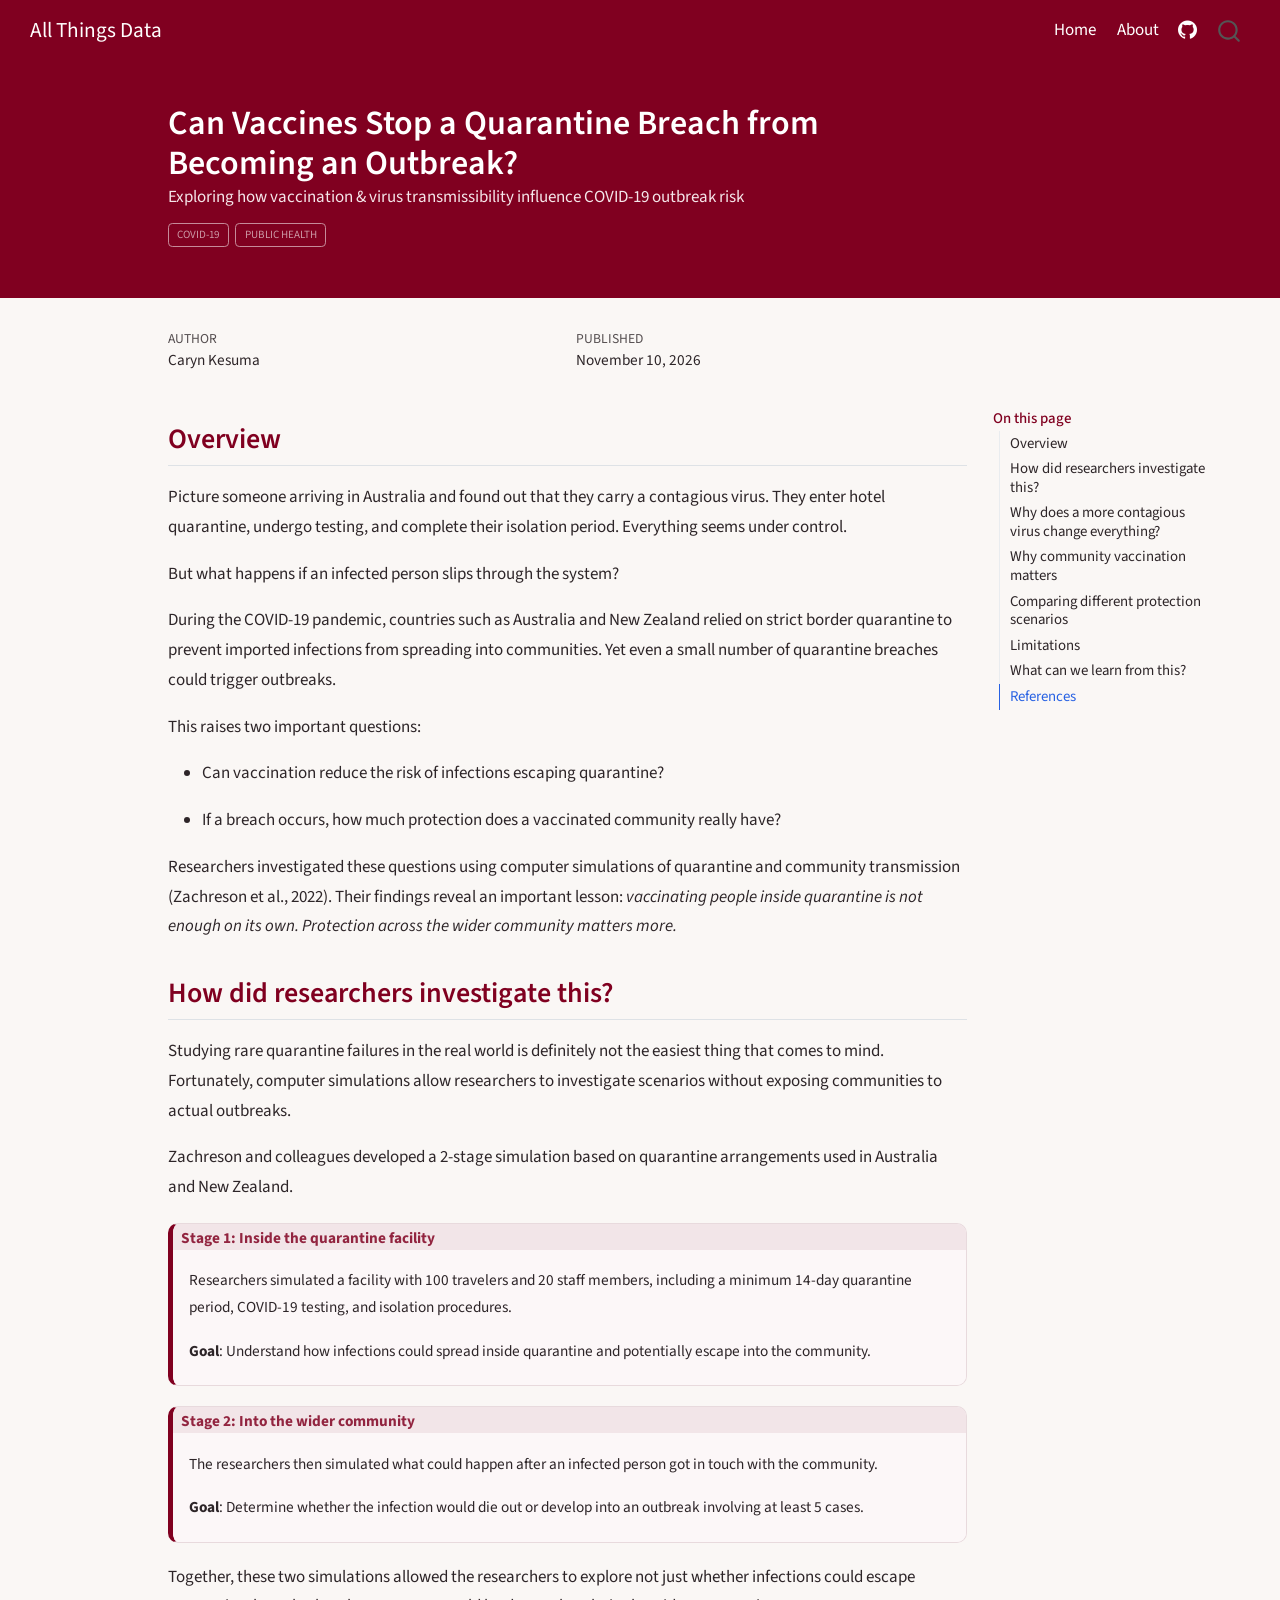
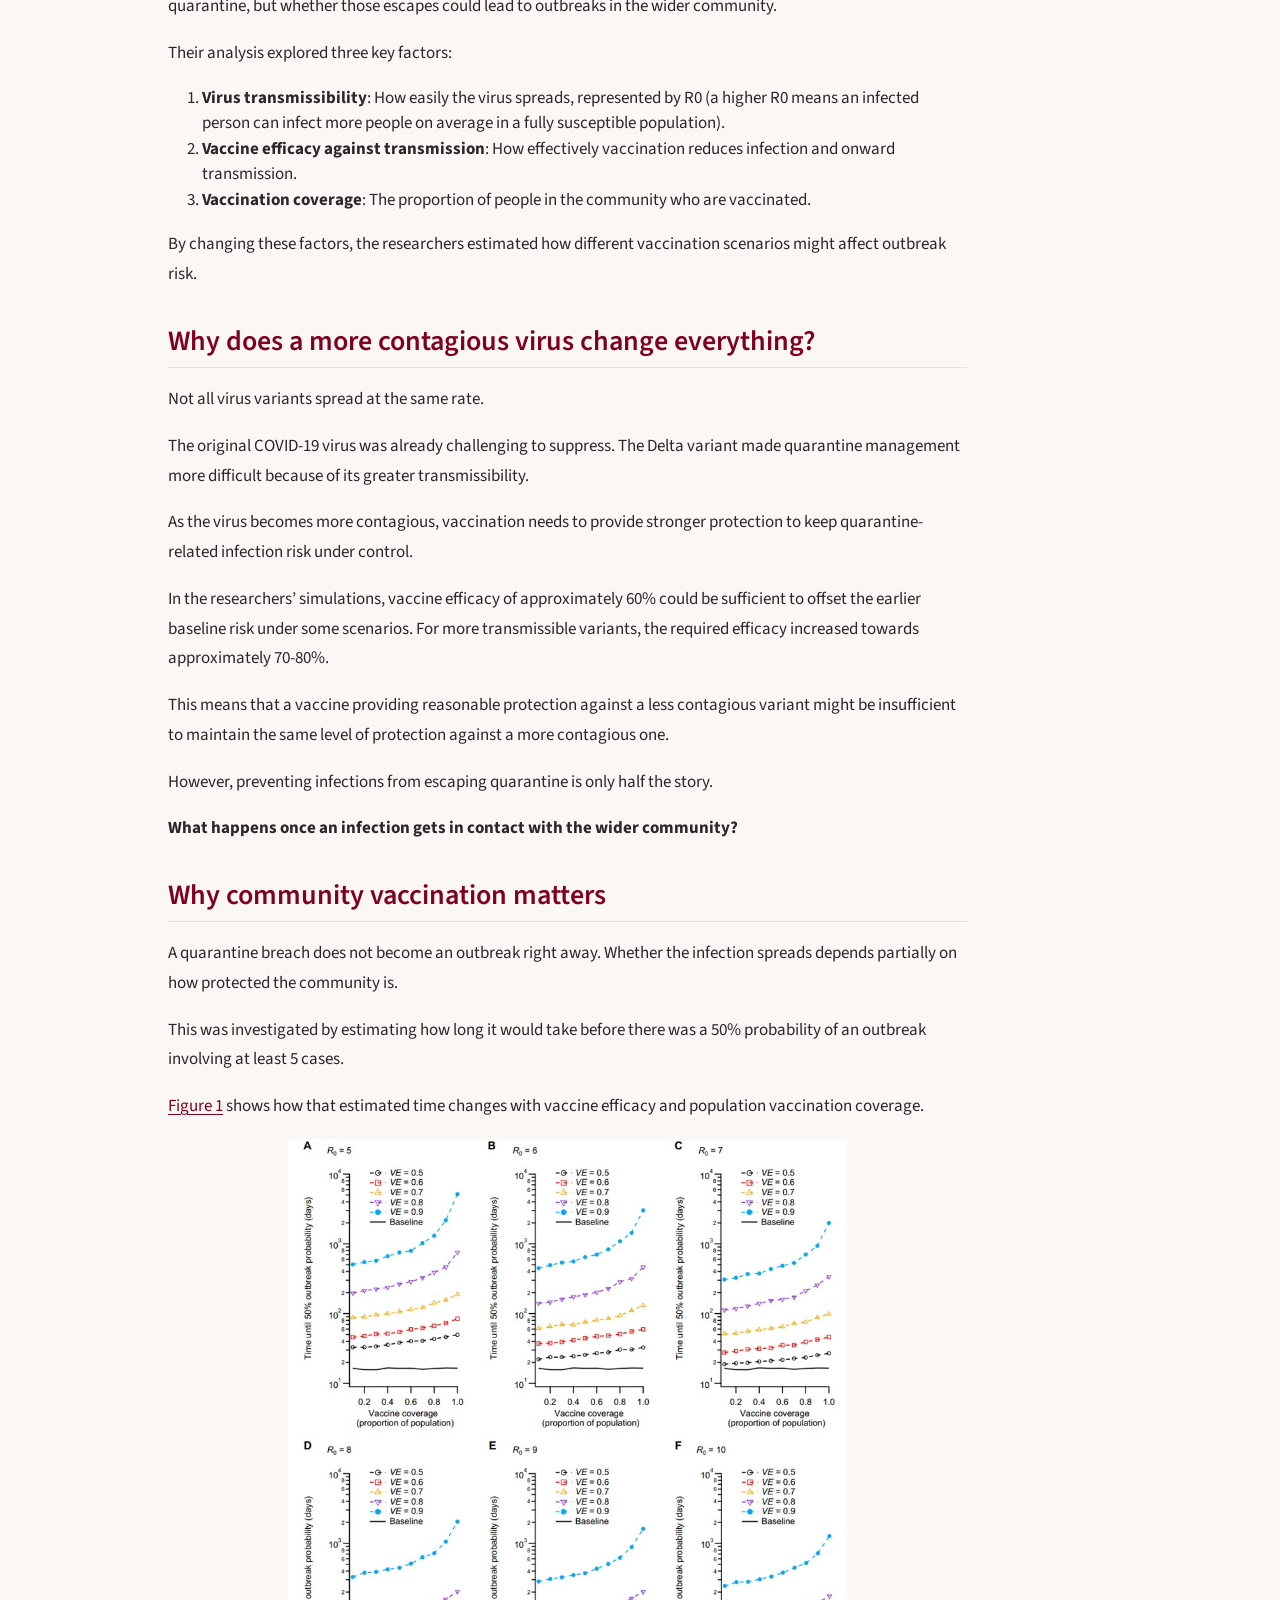
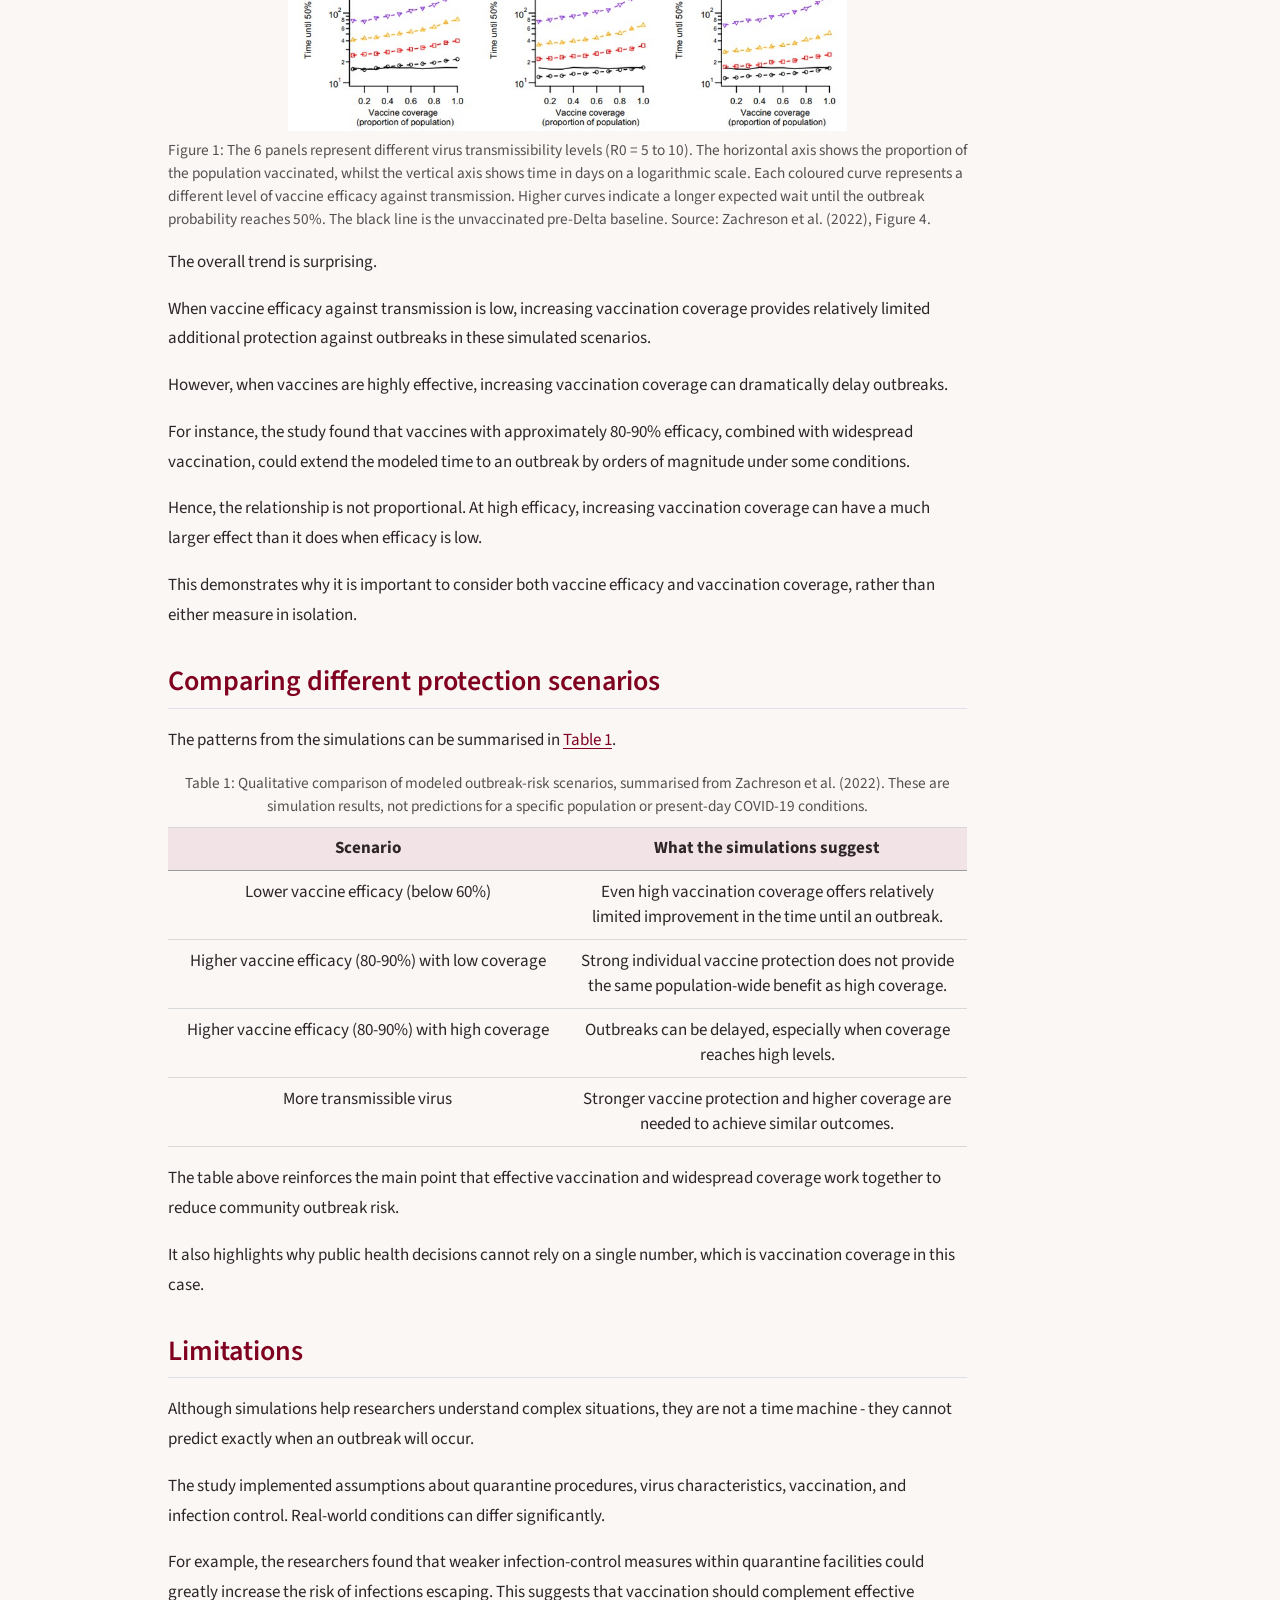
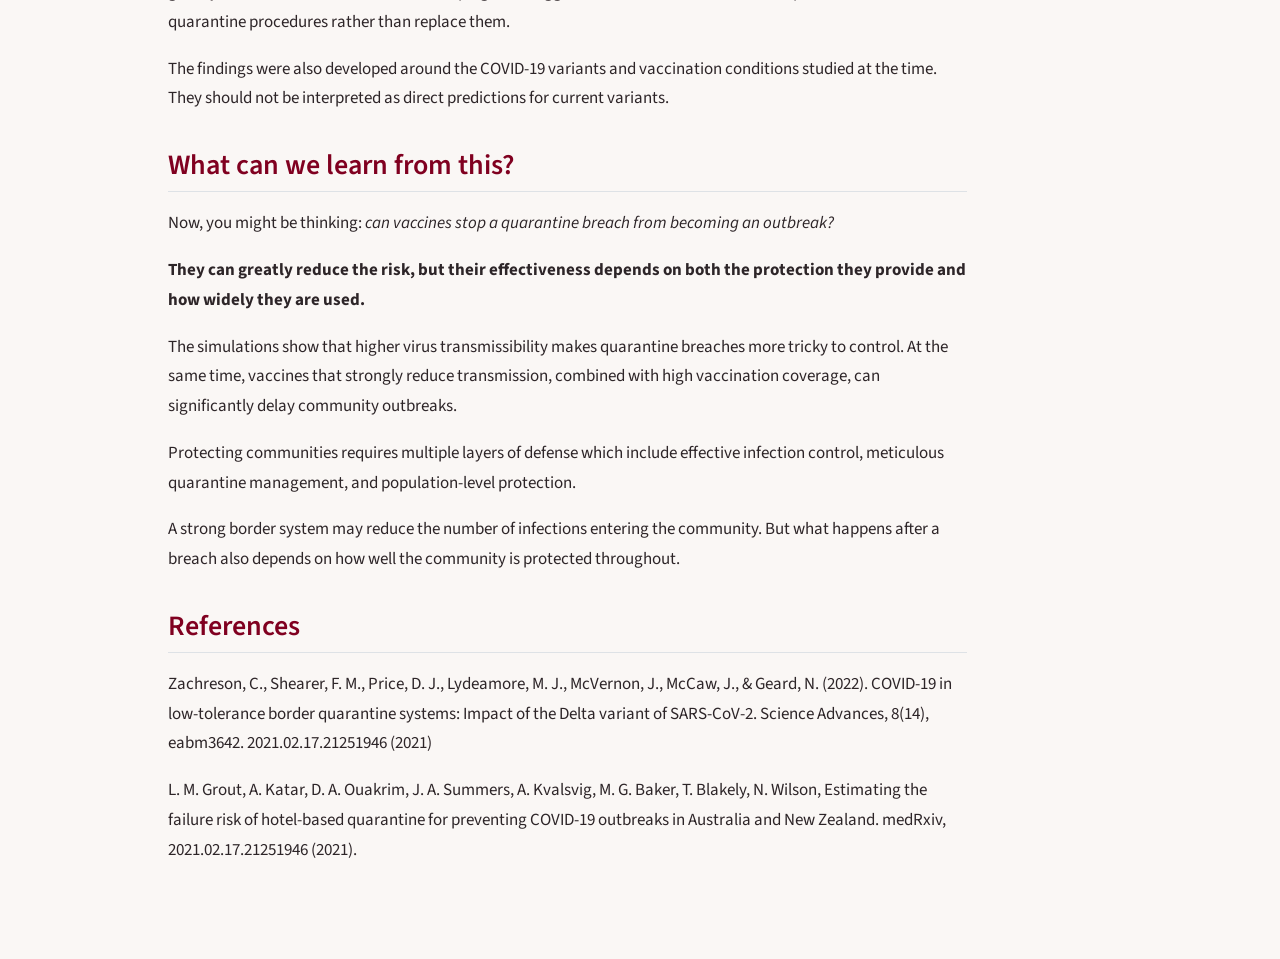
<file: docs/posts/welcome/index.html>
<!DOCTYPE html>
<html xmlns="http://www.w3.org/1999/xhtml" lang="en" xml:lang="en"><head>

<meta charset="utf-8">
<meta name="generator" content="quarto-1.10.18">

<meta name="viewport" content="width=device-width, initial-scale=1.0, user-scalable=yes">

<meta name="author" content="Caryn Kesuma">
<meta name="dcterms.date" content="2026-11-10">
<meta name="description" content="Exploring how vaccination &amp; virus transmissibility influence COVID-19 outbreak risk">

<title>Can Vaccines Stop a Quarantine Breach from Becoming an Outbreak? – All Things Data</title>
<style>
/* Default styles provided by pandoc.
** See https://pandoc.org/MANUAL.html#variables-for-html for config info.
*/
span.smallcaps{font-variant: small-caps;}
div.columns{display: flex; gap: 1.5em;}
div.column{flex: auto;}
@media screen {
div.columns{gap: min(4vw, 1.5em);}
div.column{overflow-x: auto;}
}
div.hanging-indent{margin-left: 1.5em; text-indent: -1.5em;}
ul.task-list{list-style: none;}
ul.task-list li input[type="checkbox"] {
  width: 0.8em;
  margin: 0 0.8em 0.2em -1em; /* quarto-specific, see https://github.com/quarto-dev/quarto-cli/issues/4556 */ 
  vertical-align: middle;
}
</style>


<script src="../../site_libs/quarto-nav/quarto-nav.js"></script>
<script src="../../site_libs/quarto-nav/headroom.min.js"></script>
<script src="../../site_libs/clipboard/clipboard.min.js"></script>
<script src="../../site_libs/quarto-search/autocomplete.umd.js"></script>
<script src="../../site_libs/quarto-search/fuse.min.js"></script>
<script src="../../site_libs/quarto-search/quarto-search.js"></script>
<meta name="quarto:offset" content="../../">
<script src="../../site_libs/quarto-html/quarto.js" type="module"></script>
<script src="../../site_libs/quarto-html/tabsets/tabsets.js" type="module"></script>
<script src="../../site_libs/quarto-html/popper.min.js"></script>
<script src="../../site_libs/quarto-html/tippy.umd.min.js"></script>
<script src="../../site_libs/quarto-html/anchor.min.js"></script>
<link href="../../site_libs/quarto-html/tippy.css" rel="stylesheet">
<link href="../../site_libs/quarto-html/quarto-syntax-highlighting-64a204ab8560d761af7679ceaba22944.css" rel="stylesheet" id="quarto-text-highlighting-styles">
<script src="../../site_libs/bootstrap/bootstrap.min.js"></script>
<link href="../../site_libs/bootstrap/bootstrap-icons.css" rel="stylesheet">
<link href="../../site_libs/bootstrap/bootstrap-172ba59bd5e0b52282274ba0c0cc16fc.min.css" rel="stylesheet" append-hash="true" id="quarto-bootstrap" data-mode="light">
<script id="quarto-search-options" type="application/json">{
  "location": "navbar",
  "copy-button": false,
  "collapse-after": 3,
  "panel-placement": "end",
  "type": "overlay",
  "limit": 50,
  "keyboard-shortcut": [
    "f",
    "/",
    "s"
  ],
  "show-item-context": false,
  "language": {
    "search-no-results-text": "No results",
    "search-matching-documents-text": "matching documents",
    "search-copy-link-title": "Copy link to search",
    "search-hide-matches-text": "Hide additional matches",
    "search-more-match-text": "more match in this document",
    "search-more-matches-text": "more matches in this document",
    "search-clear-button-title": "Clear",
    "search-text-placeholder": "",
    "search-detached-cancel-button-title": "Cancel",
    "search-submit-button-title": "Submit",
    "search-label": "Search"
  }
}</script>


<link rel="stylesheet" href="../../styles.css">
</head>

<body class="nav-fixed quarto-light">

<div id="quarto-search-results"></div>
  <header id="quarto-header" class="headroom fixed-top quarto-banner">
    <nav class="navbar navbar-expand-lg " data-bs-theme="dark">
      <div class="navbar-container container-fluid">
      <div class="navbar-brand-container mx-auto">
    <a class="navbar-brand" href="../../index.html">
    <span class="navbar-title">All Things Data</span>
    </a>
  </div>
            <div id="quarto-search" class="" title="Search"></div>
          <button class="navbar-toggler" type="button" data-bs-toggle="collapse" data-bs-target="#navbarCollapse" aria-controls="navbarCollapse" role="menu" aria-expanded="false" aria-label="Toggle navigation" onclick="if (window.quartoToggleHeadroom) { window.quartoToggleHeadroom(); }">
  <span class="navbar-toggler-icon"></span>
</button>
          <div class="collapse navbar-collapse" id="navbarCollapse">
            <ul class="navbar-nav navbar-nav-scroll ms-auto">
  <li class="nav-item">
    <a class="nav-link" href="../../index.html"> 
<span class="menu-text">Home</span></a>
  </li>  
  <li class="nav-item">
    <a class="nav-link" href="../../about.html"> 
<span class="menu-text">About</span></a>
  </li>  
  <li class="nav-item compact">
    <a class="nav-link" href="https://github.com/ca-ryn"> <i class="bi bi-github" role="img">
</i> 
<span class="menu-text"></span></a>
  </li>  
</ul>
          </div> <!-- /navcollapse -->
            <div class="quarto-navbar-tools">
</div>
      </div> <!-- /container-fluid -->
    </nav>
</header>
<!-- content -->
<header id="title-block-header" class="quarto-title-block default page-columns page-full">
  <div class="quarto-title-banner page-columns page-full">
    <div class="quarto-title column-body">
      <h1 class="title">Can Vaccines Stop a Quarantine Breach from Becoming an Outbreak?</h1>
                  <div>
        <div class="description">
          Exploring how vaccination &amp; virus transmissibility influence COVID-19 outbreak risk
        </div>
      </div>
                          <div class="quarto-categories">
                <div class="quarto-category">COVID-19</div>
                <div class="quarto-category">Public Health</div>
              </div>
                  </div>
  </div>
    
  
  <div class="quarto-title-meta">

      <div>
      <div class="quarto-title-meta-heading">Author</div>
      <div class="quarto-title-meta-contents">
               <p>Caryn Kesuma </p>
            </div>
    </div>
      
      <div>
      <div class="quarto-title-meta-heading">Published</div>
      <div class="quarto-title-meta-contents">
        <p class="date">November 10, 2026</p>
      </div>
    </div>
    
      
    </div>
    
  
  </header><div id="quarto-content" class="quarto-container page-columns page-rows-contents page-layout-article page-navbar">
<!-- sidebar -->
<!-- margin-sidebar -->
    <div id="quarto-margin-sidebar" class="sidebar margin-sidebar">
        <nav id="TOC" role="doc-toc" class="toc-active">
    <h2 id="toc-title">On this page</h2>
   
  <ul>
  <li><a href="#overview" id="toc-overview" class="nav-link active" data-scroll-target="#overview">Overview</a></li>
  <li><a href="#how-did-researchers-investigate-this" id="toc-how-did-researchers-investigate-this" class="nav-link" data-scroll-target="#how-did-researchers-investigate-this">How did researchers investigate this?</a></li>
  <li><a href="#why-does-a-more-contagious-virus-change-everything" id="toc-why-does-a-more-contagious-virus-change-everything" class="nav-link" data-scroll-target="#why-does-a-more-contagious-virus-change-everything">Why does a more contagious virus change everything?</a></li>
  <li><a href="#why-community-vaccination-matters" id="toc-why-community-vaccination-matters" class="nav-link" data-scroll-target="#why-community-vaccination-matters">Why community vaccination matters</a></li>
  <li><a href="#comparing-different-protection-scenarios" id="toc-comparing-different-protection-scenarios" class="nav-link" data-scroll-target="#comparing-different-protection-scenarios">Comparing different protection scenarios</a></li>
  <li><a href="#limitations" id="toc-limitations" class="nav-link" data-scroll-target="#limitations">Limitations</a></li>
  <li><a href="#what-can-we-learn-from-this" id="toc-what-can-we-learn-from-this" class="nav-link" data-scroll-target="#what-can-we-learn-from-this">What can we learn from this?</a></li>
  <li><a href="#references" id="toc-references" class="nav-link" data-scroll-target="#references">References</a></li>
  </ul>
</nav>
    </div>
<!-- main -->
<main class="content quarto-banner-title-block" id="quarto-document-content">





<section id="overview" class="level2">
<h2 class="anchored" data-anchor-id="overview">Overview</h2>
<p>Picture someone arriving in Australia and found out that they carry a contagious virus. They enter hotel quarantine, undergo testing, and complete their isolation period. Everything seems under control.</p>
<p>But what happens if an infected person slips through the system?</p>
<p>During the COVID-19 pandemic, countries such as Australia and New Zealand relied on strict border quarantine to prevent imported infections from spreading into communities. Yet even a small number of quarantine breaches could trigger outbreaks.</p>
<p>This raises two important questions:</p>
<ul>
<li><p>Can vaccination reduce the risk of infections escaping quarantine?</p></li>
<li><p>If a breach occurs, how much protection does a vaccinated community really have?</p></li>
</ul>
<p>Researchers investigated these questions using computer simulations of quarantine and community transmission (Zachreson et al., 2022). Their findings reveal an important lesson: <em>vaccinating people inside quarantine is not enough on its own. Protection across the wider community matters more.</em></p>
</section>
<section id="how-did-researchers-investigate-this" class="level2">
<h2 class="anchored" data-anchor-id="how-did-researchers-investigate-this">How did researchers investigate this?</h2>
<p>Studying rare quarantine failures in the real world is definitely not the easiest thing that comes to mind. Fortunately, computer simulations allow researchers to investigate scenarios without exposing communities to actual outbreaks.</p>
<p>Zachreson and colleagues developed a 2-stage simulation based on quarantine arrangements used in Australia and New Zealand.</p>
<div class="callout callout-style-default callout-note no-icon callout-titled" title="Stage 1: Inside the quarantine facility">
<div class="callout-header d-flex align-content-center">
<div class="callout-icon-container">
<i class="callout-icon no-icon"></i>
</div>
<div class="callout-title-container flex-fill">
<span class="screen-reader-only">Note</span>Stage 1: Inside the quarantine facility
</div>
</div>
<div class="callout-body-container callout-body">
<p>Researchers simulated a facility with 100 travelers and 20 staff members, including a minimum 14-day quarantine period, COVID-19 testing, and isolation procedures.</p>
<p><strong>Goal</strong>: Understand how infections could spread inside quarantine and potentially escape into the community.</p>
</div>
</div>
<div class="callout callout-style-default callout-note no-icon callout-titled" title="Stage 2: Into the wider community">
<div class="callout-header d-flex align-content-center">
<div class="callout-icon-container">
<i class="callout-icon no-icon"></i>
</div>
<div class="callout-title-container flex-fill">
<span class="screen-reader-only">Note</span>Stage 2: Into the wider community
</div>
</div>
<div class="callout-body-container callout-body">
<p>The researchers then simulated what could happen after an infected person got in touch with the community.</p>
<p><strong>Goal</strong>: Determine whether the infection would die out or develop into an outbreak involving at least 5 cases.</p>
</div>
</div>
<p>Together, these two simulations allowed the researchers to explore not just whether infections could escape quarantine, but whether those escapes could lead to outbreaks in the wider community.</p>
<p>Their analysis explored three key factors:</p>
<ol type="1">
<li><strong>Virus transmissibility</strong>: How easily the virus spreads, represented by R0 (a higher R0 means an infected person can infect more people on average in a fully susceptible population).</li>
<li><strong>Vaccine efficacy against transmission</strong>: How effectively vaccination reduces infection and onward transmission.</li>
<li><strong>Vaccination coverage</strong>: The proportion of people in the community who are vaccinated.</li>
</ol>
<p>By changing these factors, the researchers estimated how different vaccination scenarios might affect outbreak risk.</p>
</section>
<section id="why-does-a-more-contagious-virus-change-everything" class="level2">
<h2 class="anchored" data-anchor-id="why-does-a-more-contagious-virus-change-everything">Why does a more contagious virus change everything?</h2>
<p>Not all virus variants spread at the same rate.</p>
<p>The original COVID-19 virus was already challenging to suppress. The Delta variant made quarantine management more difficult because of its greater transmissibility.</p>
<p>As the virus becomes more contagious, vaccination needs to provide stronger protection to keep quarantine-related infection risk under control.</p>
<p>In the researchers’ simulations, vaccine efficacy of approximately 60% could be sufficient to offset the earlier baseline risk under some scenarios. For more transmissible variants, the required efficacy increased towards approximately 70-80%.</p>
<p>This means that a vaccine providing reasonable protection against a less contagious variant might be insufficient to maintain the same level of protection against a more contagious one.</p>
<p>However, preventing infections from escaping quarantine is only half the story.</p>
<p><strong>What happens once an infection gets in contact with the wider community?</strong></p>
</section>
<section id="why-community-vaccination-matters" class="level2">
<h2 class="anchored" data-anchor-id="why-community-vaccination-matters">Why community vaccination matters</h2>
<p>A quarantine breach does not become an outbreak right away. Whether the infection spreads depends partially on how protected the community is.</p>
<p>This was investigated by estimating how long it would take before there was a 50% probability of an outbreak involving at least 5 cases.</p>
<p><a href="#fig-outbreak" class="quarto-xref">Figure&nbsp;1</a> shows how that estimated time changes with vaccine efficacy and population vaccination coverage.</p>
<div id="fig-outbreak" class="quarto-float quarto-figure quarto-figure-center anchored">
<figure class="quarto-float quarto-float-fig figure">
<div aria-describedby="fig-outbreak-caption-0ceaefa1-69ba-4598-a22c-09a6ac19f8ca">
<img src="outbreak-risk.png" class="img-fluid figure-img" style="width:70.0%">
</div>
<figcaption class="quarto-float-caption-bottom quarto-float-caption quarto-float-fig" id="fig-outbreak-caption-0ceaefa1-69ba-4598-a22c-09a6ac19f8ca">
Figure&nbsp;1: The 6 panels represent different virus transmissibility levels (R0 = 5 to 10). The horizontal axis shows the proportion of the population vaccinated, whilst the vertical axis shows time in days on a logarithmic scale. Each coloured curve represents a different level of vaccine efficacy against transmission. Higher curves indicate a longer expected wait until the outbreak probability reaches 50%. The black line is the unvaccinated pre-Delta baseline. Source: Zachreson et al.&nbsp;(2022), Figure 4.
</figcaption>
</figure>
</div>
<p>The overall trend is surprising.</p>
<p>When vaccine efficacy against transmission is low, increasing vaccination coverage provides relatively limited additional protection against outbreaks in these simulated scenarios.</p>
<p>However, when vaccines are highly effective, increasing vaccination coverage can dramatically delay outbreaks.</p>
<p>For instance, the study found that vaccines with approximately 80-90% efficacy, combined with widespread vaccination, could extend the modeled time to an outbreak by orders of magnitude under some conditions.</p>
<p>Hence, the relationship is not proportional. At high efficacy, increasing vaccination coverage can have a much larger effect than it does when efficacy is low.</p>
<p>This demonstrates why it is important to consider both vaccine efficacy and vaccination coverage, rather than either measure in isolation.</p>
</section>
<section id="comparing-different-protection-scenarios" class="level2">
<h2 class="anchored" data-anchor-id="comparing-different-protection-scenarios">Comparing different protection scenarios</h2>
<p>The patterns from the simulations can be summarised in <a href="#tbl-scenarios" class="quarto-xref">Table&nbsp;1</a>.</p>
<div id="tbl-scenarios" class="quarto-float quarto-figure quarto-figure-center anchored">
<figure class="quarto-float quarto-float-tbl figure">
<figcaption class="quarto-float-caption-top quarto-float-caption quarto-float-tbl" id="tbl-scenarios-caption-0ceaefa1-69ba-4598-a22c-09a6ac19f8ca">
Table&nbsp;1: Qualitative comparison of modeled outbreak-risk scenarios, summarised from Zachreson et al.&nbsp;(2022). These are simulation results, not predictions for a specific population or present-day COVID-19 conditions.
</figcaption>
<div aria-describedby="tbl-scenarios-caption-0ceaefa1-69ba-4598-a22c-09a6ac19f8ca">
<table class="caption-top table">
<colgroup>
<col style="width: 50%">
<col style="width: 50%">
</colgroup>
<thead>
<tr class="header">
<th>Scenario</th>
<th>What the simulations suggest</th>
</tr>
</thead>
<tbody>
<tr class="odd">
<td>Lower vaccine efficacy (below 60%)</td>
<td>Even high vaccination coverage offers relatively limited improvement in the time until an outbreak.</td>
</tr>
<tr class="even">
<td>Higher vaccine efficacy (80-90%) with low coverage</td>
<td>Strong individual vaccine protection does not provide the same population-wide benefit as high coverage.</td>
</tr>
<tr class="odd">
<td>Higher vaccine efficacy (80-90%) with high coverage</td>
<td>Outbreaks can be delayed, especially when coverage reaches high levels.</td>
</tr>
<tr class="even">
<td>More transmissible virus</td>
<td>Stronger vaccine protection and higher coverage are needed to achieve similar outcomes.</td>
</tr>
</tbody>
</table>
</div>
</figure>
</div>
<p>The table above reinforces the main point that effective vaccination and widespread coverage work together to reduce community outbreak risk.</p>
<p>It also highlights why public health decisions cannot rely on a single number, which is vaccination coverage in this case.</p>
</section>
<section id="limitations" class="level2">
<h2 class="anchored" data-anchor-id="limitations">Limitations</h2>
<p>Although simulations help researchers understand complex situations, they are not a time machine - they cannot predict exactly when an outbreak will occur.</p>
<p>The study implemented assumptions about quarantine procedures, virus characteristics, vaccination, and infection control. Real-world conditions can differ significantly.</p>
<p>For example, the researchers found that weaker infection-control measures within quarantine facilities could greatly increase the risk of infections escaping. This suggests that vaccination should complement effective quarantine procedures rather than replace them.</p>
<p>The findings were also developed around the COVID-19 variants and vaccination conditions studied at the time. They should not be interpreted as direct predictions for current variants.</p>
</section>
<section id="what-can-we-learn-from-this" class="level2">
<h2 class="anchored" data-anchor-id="what-can-we-learn-from-this">What can we learn from this?</h2>
<p>Now, you might be thinking: <em>can vaccines stop a quarantine breach from becoming an outbreak?</em></p>
<p><strong>They can greatly reduce the risk, but their effectiveness depends on both the protection they provide and how widely they are used.</strong></p>
<p>The simulations show that higher virus transmissibility makes quarantine breaches more tricky to control. At the same time, vaccines that strongly reduce transmission, combined with high vaccination coverage, can significantly delay community outbreaks.</p>
<p>Protecting communities requires multiple layers of defense which include effective infection control, meticulous quarantine management, and population-level protection.</p>
<p>A strong border system may reduce the number of infections entering the community. But what happens after a breach also depends on how well the community is protected throughout.</p>
</section>
<section id="references" class="level2">
<h2 class="anchored" data-anchor-id="references">References</h2>
<p>Zachreson, C., Shearer, F. M., Price, D. J., Lydeamore, M. J., McVernon, J., McCaw, J., &amp; Geard, N. (2022). COVID-19 in low-tolerance border quarantine systems: Impact of the Delta variant of SARS-CoV-2. Science Advances, 8(14), eabm3642. 2021.02.17.21251946 (2021)</p>
<p>L. M. Grout, A. Katar, D. A. Ouakrim, J. A. Summers, A. Kvalsvig, M. G. Baker, T. Blakely, N. Wilson, Estimating the failure risk of hotel-based quarantine for preventing COVID-19 outbreaks in Australia and New Zealand. medRxiv, 2021.02.17.21251946 (2021).</p>


</section>

</main> <!-- /main -->
<script id="quarto-html-after-body" type="application/javascript">
  window.document.addEventListener("DOMContentLoaded", function (event) {
    const icon = "";
    const anchorJS = new window.AnchorJS();
    anchorJS.options = {
      placement: 'right',
      icon: icon
    };
    anchorJS.add('.anchored');
    const isCodeAnnotation = (el) => {
      for (const clz of el.classList) {
        if (clz.startsWith('code-annotation-')) {                     
          return true;
        }
      }
      return false;
    }
    const onCopySuccess = function(e) {
      // button target
      const button = e.trigger;
      // don't keep focus
      button.blur();
      // flash "checked"
      button.classList.add('code-copy-button-checked');
      var currentTitle = button.getAttribute("title");
      button.setAttribute("title", "Copied!");
      let tooltip;
      if (window.bootstrap) {
        button.setAttribute("data-bs-toggle", "tooltip");
        button.setAttribute("data-bs-placement", "left");
        button.setAttribute("data-bs-title", "Copied!");
        tooltip = new bootstrap.Tooltip(button, 
          { trigger: "manual", 
            customClass: "code-copy-button-tooltip",
            offset: [0, -8]});
        tooltip.show();    
      }
      setTimeout(function() {
        if (tooltip) {
          tooltip.hide();
          button.removeAttribute("data-bs-title");
          button.removeAttribute("data-bs-toggle");
          button.removeAttribute("data-bs-placement");
        }
        button.setAttribute("title", currentTitle);
        button.classList.remove('code-copy-button-checked');
      }, 1000);
      // clear code selection
      e.clearSelection();
    }
    const getTextToCopy = function(trigger) {
      const outerScaffold = trigger.parentElement.cloneNode(true);
      const codeEl = outerScaffold.querySelector('code');
      for (const childEl of codeEl.children) {
        if (isCodeAnnotation(childEl)) {
          childEl.remove();
        }
      }
      return codeEl.innerText;
    }
    const clipboard = new window.ClipboardJS('.code-copy-button:not([data-in-quarto-modal])', {
      text: getTextToCopy
    });
    clipboard.on('success', onCopySuccess);
    if (window.document.getElementById('quarto-embedded-source-code-modal')) {
      const clipboardModal = new window.ClipboardJS('.code-copy-button[data-in-quarto-modal]', {
        text: getTextToCopy,
        container: window.document.getElementById('quarto-embedded-source-code-modal')
      });
      clipboardModal.on('success', onCopySuccess);
    }
      var localhostRegex = new RegExp(/^(?:http|https):\/\/localhost\:?[0-9]*\//);
      var mailtoRegex = new RegExp(/^mailto:/);
        var filterRegex = new RegExp('/' + window.location.host + '/');
      var isInternal = (href) => {
          return filterRegex.test(href) || localhostRegex.test(href) || mailtoRegex.test(href);
      }
      // Inspect non-navigation links and adorn them if external
     var links = window.document.querySelectorAll('a[href]:not(.nav-link):not(.navbar-brand):not(.toc-action):not(.sidebar-link):not(.sidebar-item-toggle):not(.pagination-link):not(.no-external):not([aria-hidden]):not(.dropdown-item):not(.quarto-navigation-tool):not(.about-link)');
      for (var i=0; i<links.length; i++) {
        const link = links[i];
        if (!isInternal(link.href)) {
          // undo the damage that might have been done by quarto-nav.js in the case of
          // links that we want to consider external
          if (link.dataset.originalHref !== undefined) {
            link.href = link.dataset.originalHref;
          }
        }
      }
    function tippyHover(el, contentFn, onTriggerFn, onUntriggerFn) {
      const config = {
        allowHTML: true,
        maxWidth: 500,
        delay: 100,
        arrow: false,
        appendTo: function(el) {
            return el.parentElement;
        },
        interactive: true,
        interactiveBorder: 10,
        theme: 'quarto',
        placement: 'bottom-start',
      };
      if (contentFn) {
        config.content = contentFn;
      }
      if (onTriggerFn) {
        config.onTrigger = onTriggerFn;
      }
      if (onUntriggerFn) {
        config.onUntrigger = onUntriggerFn;
      }
      window.tippy(el, config); 
    }
    const noterefs = window.document.querySelectorAll('a[role="doc-noteref"]');
    for (var i=0; i<noterefs.length; i++) {
      const ref = noterefs[i];
      tippyHover(ref, function() {
        // use id or data attribute instead here
        let href = ref.getAttribute('data-footnote-href') || ref.getAttribute('href');
        try { href = new URL(href).hash; } catch {}
        const id = href.replace(/^#\/?/, "");
        const note = window.document.getElementById(id);
        if (note) {
          return note.innerHTML;
        } else {
          return "";
        }
      });
    }
    const xrefs = window.document.querySelectorAll('a.quarto-xref');
    const processXRef = (id, note) => {
      // Strip column container classes
      const stripColumnClz = (el) => {
        el.classList.remove("page-full", "page-columns");
        if (el.children) {
          for (const child of el.children) {
            stripColumnClz(child);
          }
        }
      }
      stripColumnClz(note)
      if (id === null || id.startsWith('sec-')) {
        // Special case sections, only their first couple elements
        const container = document.createElement("div");
        if (note.children && note.children.length > 2) {
          container.appendChild(note.children[0].cloneNode(true));
          for (let i = 1; i < note.children.length; i++) {
            const child = note.children[i];
            if (child.tagName === "P" && child.innerText === "") {
              continue;
            } else {
              container.appendChild(child.cloneNode(true));
              break;
            }
          }
          if (window.Quarto?.typesetMath) {
            window.Quarto.typesetMath(container);
          }
          return container.innerHTML
        } else {
          if (window.Quarto?.typesetMath) {
            window.Quarto.typesetMath(note);
          }
          return note.innerHTML;
        }
      } else {
        // Remove any anchor links if they are present
        const anchorLink = note.querySelector('a.anchorjs-link');
        if (anchorLink) {
          anchorLink.remove();
        }
        if (window.Quarto?.typesetMath) {
          window.Quarto.typesetMath(note);
        }
        if (note.classList.contains("callout")) {
          return note.outerHTML;
        } else {
          return note.innerHTML;
        }
      }
    }
    for (var i=0; i<xrefs.length; i++) {
      const xref = xrefs[i];
      tippyHover(xref, undefined, function(instance) {
        instance.disable();
        let url = xref.getAttribute('href');
        let hash = undefined; 
        if (url.startsWith('#')) {
          hash = url;
        } else {
          try { hash = new URL(url).hash; } catch {}
        }
        if (hash) {
          const id = hash.replace(/^#\/?/, "");
          const note = window.document.getElementById(id);
          if (note !== null) {
            try {
              const html = processXRef(id, note.cloneNode(true));
              instance.setContent(html);
            } finally {
              instance.enable();
              instance.show();
            }
          } else {
            // See if we can fetch this
            fetch(url.split('#')[0])
            .then(res => res.text())
            .then(html => {
              const parser = new DOMParser();
              const htmlDoc = parser.parseFromString(html, "text/html");
              const note = htmlDoc.getElementById(id);
              if (note !== null) {
                const html = processXRef(id, note);
                instance.setContent(html);
              } 
            }).finally(() => {
              instance.enable();
              instance.show();
            });
          }
        } else {
          // See if we can fetch a full url (with no hash to target)
          // This is a special case and we should probably do some content thinning / targeting
          fetch(url)
          .then(res => res.text())
          .then(html => {
            const parser = new DOMParser();
            const htmlDoc = parser.parseFromString(html, "text/html");
            const note = htmlDoc.querySelector('main.content');
            if (note !== null) {
              // This should only happen for chapter cross references
              // (since there is no id in the URL)
              // remove the first header
              if (note.children.length > 0 && note.children[0].tagName === "HEADER") {
                note.children[0].remove();
              }
              const html = processXRef(null, note);
              instance.setContent(html);
            } 
          }).finally(() => {
            instance.enable();
            instance.show();
          });
        }
      }, function(instance) {
      });
    }
        let selectedAnnoteEl;
        const selectorForAnnotation = ( cell, annotation) => {
          let cellAttr = 'data-code-cell="' + cell + '"';
          let lineAttr = 'data-code-annotation="' +  annotation + '"';
          const selector = 'span[' + cellAttr + '][' + lineAttr + ']';
          return selector;
        }
        const selectCodeLines = (annoteEl) => {
          const doc = window.document;
          const targetCell = annoteEl.getAttribute("data-target-cell");
          const targetAnnotation = annoteEl.getAttribute("data-target-annotation");
          const annoteSpan = window.document.querySelector(selectorForAnnotation(targetCell, targetAnnotation));
          const lines = annoteSpan.getAttribute("data-code-lines").split(",");
          const lineIds = lines.map((line) => {
            return targetCell + "-" + line;
          })
          let top = null;
          let height = null;
          let parent = null;
          if (lineIds.length > 0) {
              //compute the position of the single el (top and bottom and make a div)
              const el = window.document.getElementById(lineIds[0]);
              top = el.offsetTop;
              height = el.offsetHeight;
              parent = el.parentElement.parentElement;
            if (lineIds.length > 1) {
              const lastEl = window.document.getElementById(lineIds[lineIds.length - 1]);
              const bottom = lastEl.offsetTop + lastEl.offsetHeight;
              height = bottom - top;
            }
            if (top !== null && height !== null && parent !== null) {
              // cook up a div (if necessary) and position it 
              let div = window.document.getElementById("code-annotation-line-highlight");
              if (div === null) {
                div = window.document.createElement("div");
                div.setAttribute("id", "code-annotation-line-highlight");
                div.style.position = 'absolute';
                parent.appendChild(div);
              }
              div.style.top = top - 2 + "px";
              div.style.height = height + 4 + "px";
              div.style.left = 0;
              let gutterDiv = window.document.getElementById("code-annotation-line-highlight-gutter");
              if (gutterDiv === null) {
                gutterDiv = window.document.createElement("div");
                gutterDiv.setAttribute("id", "code-annotation-line-highlight-gutter");
                gutterDiv.style.position = 'absolute';
                const codeCell = window.document.getElementById(targetCell);
                const gutter = codeCell.querySelector('.code-annotation-gutter');
                gutter.appendChild(gutterDiv);
              }
              gutterDiv.style.top = top - 2 + "px";
              gutterDiv.style.height = height + 4 + "px";
            }
            selectedAnnoteEl = annoteEl;
          }
        };
        const unselectCodeLines = () => {
          const elementsIds = ["code-annotation-line-highlight", "code-annotation-line-highlight-gutter"];
          elementsIds.forEach((elId) => {
            const div = window.document.getElementById(elId);
            if (div) {
              div.remove();
            }
          });
          selectedAnnoteEl = undefined;
        };
          // Handle positioning of the toggle
      window.addEventListener(
        "resize",
        throttle(() => {
          elRect = undefined;
          if (selectedAnnoteEl) {
            selectCodeLines(selectedAnnoteEl);
          }
        }, 10)
      );
      function throttle(fn, ms) {
      let throttle = false;
      let timer;
        return (...args) => {
          if(!throttle) { // first call gets through
              fn.apply(this, args);
              throttle = true;
          } else { // all the others get throttled
              if(timer) clearTimeout(timer); // cancel #2
              timer = setTimeout(() => {
                fn.apply(this, args);
                timer = throttle = false;
              }, ms);
          }
        };
      }
        // Attach click handler to the DT
        const annoteDls = window.document.querySelectorAll('dt[data-target-cell]');
        for (const annoteDlNode of annoteDls) {
          annoteDlNode.addEventListener('click', (event) => {
            const clickedEl = event.target;
            if (clickedEl !== selectedAnnoteEl) {
              unselectCodeLines();
              const activeEl = window.document.querySelector('dt[data-target-cell].code-annotation-active');
              if (activeEl) {
                activeEl.classList.remove('code-annotation-active');
              }
              selectCodeLines(clickedEl);
              clickedEl.classList.add('code-annotation-active');
            } else {
              // Unselect the line
              unselectCodeLines();
              clickedEl.classList.remove('code-annotation-active');
            }
          });
        }
    const findCites = (el) => {
      const parentEl = el.parentElement;
      if (parentEl) {
        const cites = parentEl.dataset.cites;
        if (cites) {
          return {
            el,
            cites: cites.split(' ')
          };
        } else {
          return findCites(el.parentElement)
        }
      } else {
        return undefined;
      }
    };
    var bibliorefs = window.document.querySelectorAll('a[role="doc-biblioref"]');
    for (var i=0; i<bibliorefs.length; i++) {
      const ref = bibliorefs[i];
      const citeInfo = findCites(ref);
      if (citeInfo) {
        tippyHover(citeInfo.el, function() {
          var popup = window.document.createElement('div');
          citeInfo.cites.forEach(function(cite) {
            var citeDiv = window.document.createElement('div');
            citeDiv.classList.add('hanging-indent');
            citeDiv.classList.add('csl-entry');
            var biblioDiv = window.document.getElementById('ref-' + cite);
            if (biblioDiv) {
              citeDiv.innerHTML = biblioDiv.innerHTML;
            }
            popup.appendChild(citeDiv);
          });
          return popup.innerHTML;
        });
      }
    }
  });
  </script>
</div> <!-- /content -->




</body></html>
</file>
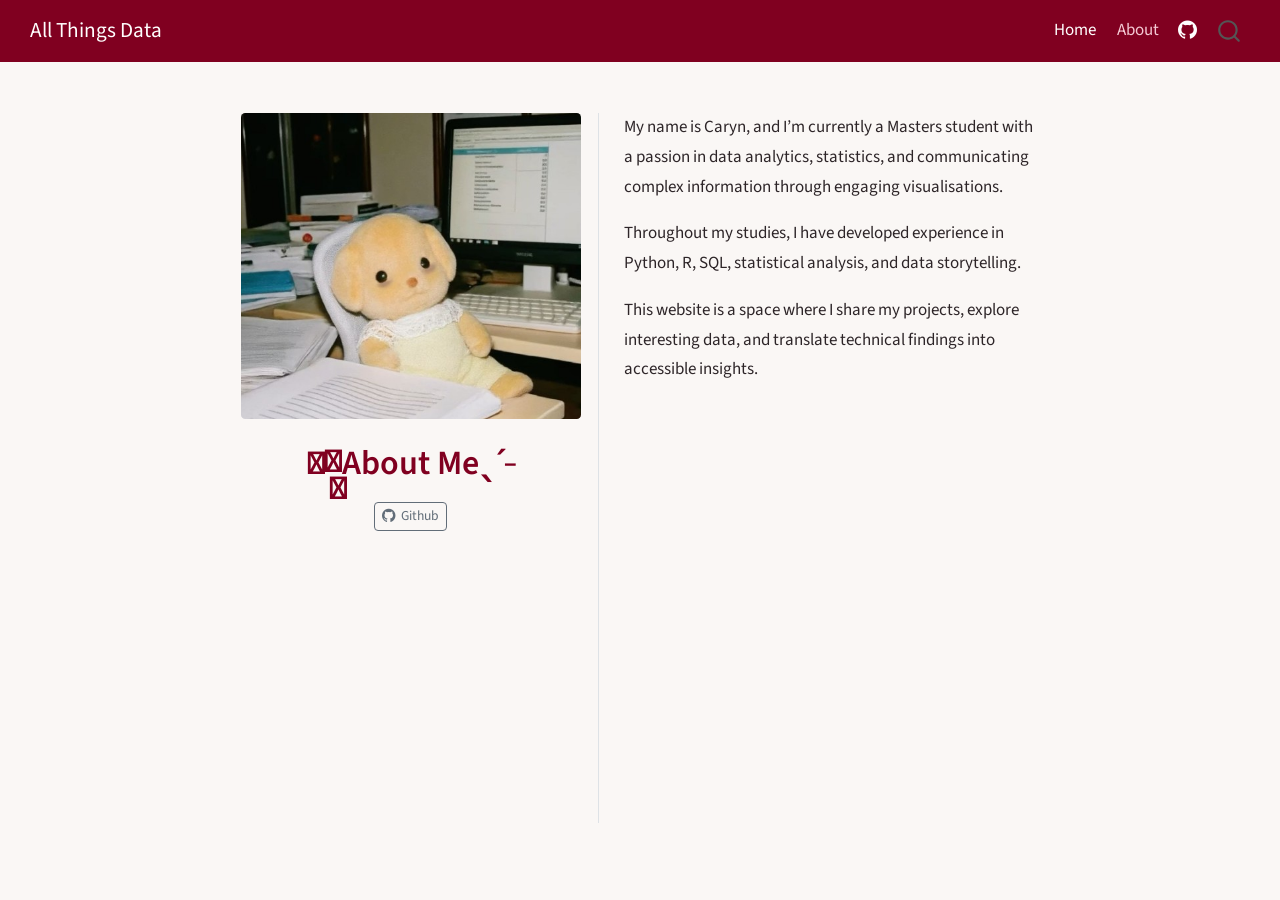
<file: docs/about.html>
<!DOCTYPE html>
<html xmlns="http://www.w3.org/1999/xhtml" lang="en" xml:lang="en"><head>

<meta charset="utf-8">
<meta name="generator" content="quarto-1.10.18">

<meta name="viewport" content="width=device-width, initial-scale=1.0, user-scalable=yes">


<title>𖥻 ׁ ׅAbout Meˎˊ˗ – All Things Data</title>
<style>
/* Default styles provided by pandoc.
** See https://pandoc.org/MANUAL.html#variables-for-html for config info.
*/
span.smallcaps{font-variant: small-caps;}
div.columns{display: flex; gap: 1.5em;}
div.column{flex: auto;}
@media screen {
div.columns{gap: min(4vw, 1.5em);}
div.column{overflow-x: auto;}
}
div.hanging-indent{margin-left: 1.5em; text-indent: -1.5em;}
ul.task-list{list-style: none;}
ul.task-list li input[type="checkbox"] {
  width: 0.8em;
  margin: 0 0.8em 0.2em -1em; /* quarto-specific, see https://github.com/quarto-dev/quarto-cli/issues/4556 */ 
  vertical-align: middle;
}
</style>


<script src="site_libs/quarto-nav/quarto-nav.js"></script>
<script src="site_libs/quarto-nav/headroom.min.js"></script>
<script src="site_libs/clipboard/clipboard.min.js"></script>
<script src="site_libs/quarto-search/autocomplete.umd.js"></script>
<script src="site_libs/quarto-search/fuse.min.js"></script>
<script src="site_libs/quarto-search/quarto-search.js"></script>
<meta name="quarto:offset" content="./">
<script src="site_libs/quarto-html/quarto.js" type="module"></script>
<script src="site_libs/quarto-html/tabsets/tabsets.js" type="module"></script>
<script src="site_libs/quarto-html/popper.min.js"></script>
<script src="site_libs/quarto-html/tippy.umd.min.js"></script>
<link href="site_libs/quarto-html/tippy.css" rel="stylesheet">
<link href="site_libs/quarto-html/quarto-syntax-highlighting-64a204ab8560d761af7679ceaba22944.css" rel="stylesheet" id="quarto-text-highlighting-styles">
<script src="site_libs/bootstrap/bootstrap.min.js"></script>
<link href="site_libs/bootstrap/bootstrap-icons.css" rel="stylesheet">
<link href="site_libs/bootstrap/bootstrap-172ba59bd5e0b52282274ba0c0cc16fc.min.css" rel="stylesheet" append-hash="true" id="quarto-bootstrap" data-mode="light">
<script id="quarto-search-options" type="application/json">{
  "location": "navbar",
  "copy-button": false,
  "collapse-after": 3,
  "panel-placement": "end",
  "type": "overlay",
  "limit": 50,
  "keyboard-shortcut": [
    "f",
    "/",
    "s"
  ],
  "show-item-context": false,
  "language": {
    "search-no-results-text": "No results",
    "search-matching-documents-text": "matching documents",
    "search-copy-link-title": "Copy link to search",
    "search-hide-matches-text": "Hide additional matches",
    "search-more-match-text": "more match in this document",
    "search-more-matches-text": "more matches in this document",
    "search-clear-button-title": "Clear",
    "search-text-placeholder": "",
    "search-detached-cancel-button-title": "Cancel",
    "search-submit-button-title": "Submit",
    "search-label": "Search"
  }
}</script>


<link rel="stylesheet" href="styles.css">
</head>

<body class="nav-fixed fullcontent quarto-light">

<div id="quarto-search-results"></div>
  <header id="quarto-header" class="headroom fixed-top">
    <nav class="navbar navbar-expand-lg " data-bs-theme="dark">
      <div class="navbar-container container-fluid">
      <div class="navbar-brand-container mx-auto">
    <a class="navbar-brand" href="./index.html">
    <span class="navbar-title">All Things Data</span>
    </a>
  </div>
            <div id="quarto-search" class="" title="Search"></div>
          <button class="navbar-toggler" type="button" data-bs-toggle="collapse" data-bs-target="#navbarCollapse" aria-controls="navbarCollapse" role="menu" aria-expanded="false" aria-label="Toggle navigation" onclick="if (window.quartoToggleHeadroom) { window.quartoToggleHeadroom(); }">
  <span class="navbar-toggler-icon"></span>
</button>
          <div class="collapse navbar-collapse" id="navbarCollapse">
            <ul class="navbar-nav navbar-nav-scroll ms-auto">
  <li class="nav-item">
    <a class="nav-link" href="./index.html"> 
<span class="menu-text">Home</span></a>
  </li>  
  <li class="nav-item">
    <a class="nav-link active" href="./about.html" aria-current="page"> 
<span class="menu-text">About</span></a>
  </li>  
  <li class="nav-item compact">
    <a class="nav-link" href="https://github.com/ca-ryn"> <i class="bi bi-github" role="img">
</i> 
<span class="menu-text"></span></a>
  </li>  
</ul>
          </div> <!-- /navcollapse -->
            <div class="quarto-navbar-tools">
</div>
      </div> <!-- /container-fluid -->
    </nav>
</header>
<!-- content -->
<div id="quarto-content" class="quarto-container page-columns page-rows-contents page-layout-article page-navbar">
<!-- sidebar -->
<!-- margin-sidebar -->
    
<!-- main -->
<div class="quarto-about-trestles">
  <div class="about-entity">
    <img src="profile.jpg" class="about-image
  rounded " style="width: 20em;">
<header id="title-block-header" class="quarto-title-block default">
<div class="quarto-title">
<h1 class="title">𖥻 ׁ ׅAbout Meˎˊ˗</h1>
</div>
<div class="quarto-title-meta">
  </div>
</header>
    <div class="about-links">
  <a href="https://github.com/ca-ryn" class="about-link" rel="" target="">
    <i class="bi bi-github"></i>
     <span class="about-link-text">Github</span>
  </a>
</div>
  </div>
  <div class="about-contents"><main class="content" id="quarto-document-content">
<p>My name is Caryn, and I’m currently a Masters student with a passion in data analytics, statistics, and communicating complex information through engaging visualisations.</p>
<p>Throughout my studies, I have developed experience in Python, R, SQL, statistical analysis, and data storytelling.</p>
<p>This website is a space where I share my projects, explore interesting data, and translate technical findings into accessible insights.</p>


</main></div>
</div>
 <!-- /main -->
<script id="quarto-html-after-body" type="application/javascript">
  window.document.addEventListener("DOMContentLoaded", function (event) {
    const isCodeAnnotation = (el) => {
      for (const clz of el.classList) {
        if (clz.startsWith('code-annotation-')) {                     
          return true;
        }
      }
      return false;
    }
    const onCopySuccess = function(e) {
      // button target
      const button = e.trigger;
      // don't keep focus
      button.blur();
      // flash "checked"
      button.classList.add('code-copy-button-checked');
      var currentTitle = button.getAttribute("title");
      button.setAttribute("title", "Copied!");
      let tooltip;
      if (window.bootstrap) {
        button.setAttribute("data-bs-toggle", "tooltip");
        button.setAttribute("data-bs-placement", "left");
        button.setAttribute("data-bs-title", "Copied!");
        tooltip = new bootstrap.Tooltip(button, 
          { trigger: "manual", 
            customClass: "code-copy-button-tooltip",
            offset: [0, -8]});
        tooltip.show();    
      }
      setTimeout(function() {
        if (tooltip) {
          tooltip.hide();
          button.removeAttribute("data-bs-title");
          button.removeAttribute("data-bs-toggle");
          button.removeAttribute("data-bs-placement");
        }
        button.setAttribute("title", currentTitle);
        button.classList.remove('code-copy-button-checked');
      }, 1000);
      // clear code selection
      e.clearSelection();
    }
    const getTextToCopy = function(trigger) {
      const outerScaffold = trigger.parentElement.cloneNode(true);
      const codeEl = outerScaffold.querySelector('code');
      for (const childEl of codeEl.children) {
        if (isCodeAnnotation(childEl)) {
          childEl.remove();
        }
      }
      return codeEl.innerText;
    }
    const clipboard = new window.ClipboardJS('.code-copy-button:not([data-in-quarto-modal])', {
      text: getTextToCopy
    });
    clipboard.on('success', onCopySuccess);
    if (window.document.getElementById('quarto-embedded-source-code-modal')) {
      const clipboardModal = new window.ClipboardJS('.code-copy-button[data-in-quarto-modal]', {
        text: getTextToCopy,
        container: window.document.getElementById('quarto-embedded-source-code-modal')
      });
      clipboardModal.on('success', onCopySuccess);
    }
      var localhostRegex = new RegExp(/^(?:http|https):\/\/localhost\:?[0-9]*\//);
      var mailtoRegex = new RegExp(/^mailto:/);
        var filterRegex = new RegExp('/' + window.location.host + '/');
      var isInternal = (href) => {
          return filterRegex.test(href) || localhostRegex.test(href) || mailtoRegex.test(href);
      }
      // Inspect non-navigation links and adorn them if external
     var links = window.document.querySelectorAll('a[href]:not(.nav-link):not(.navbar-brand):not(.toc-action):not(.sidebar-link):not(.sidebar-item-toggle):not(.pagination-link):not(.no-external):not([aria-hidden]):not(.dropdown-item):not(.quarto-navigation-tool):not(.about-link)');
      for (var i=0; i<links.length; i++) {
        const link = links[i];
        if (!isInternal(link.href)) {
          // undo the damage that might have been done by quarto-nav.js in the case of
          // links that we want to consider external
          if (link.dataset.originalHref !== undefined) {
            link.href = link.dataset.originalHref;
          }
        }
      }
    function tippyHover(el, contentFn, onTriggerFn, onUntriggerFn) {
      const config = {
        allowHTML: true,
        maxWidth: 500,
        delay: 100,
        arrow: false,
        appendTo: function(el) {
            return el.parentElement;
        },
        interactive: true,
        interactiveBorder: 10,
        theme: 'quarto',
        placement: 'bottom-start',
      };
      if (contentFn) {
        config.content = contentFn;
      }
      if (onTriggerFn) {
        config.onTrigger = onTriggerFn;
      }
      if (onUntriggerFn) {
        config.onUntrigger = onUntriggerFn;
      }
      window.tippy(el, config); 
    }
    const noterefs = window.document.querySelectorAll('a[role="doc-noteref"]');
    for (var i=0; i<noterefs.length; i++) {
      const ref = noterefs[i];
      tippyHover(ref, function() {
        // use id or data attribute instead here
        let href = ref.getAttribute('data-footnote-href') || ref.getAttribute('href');
        try { href = new URL(href).hash; } catch {}
        const id = href.replace(/^#\/?/, "");
        const note = window.document.getElementById(id);
        if (note) {
          return note.innerHTML;
        } else {
          return "";
        }
      });
    }
    const xrefs = window.document.querySelectorAll('a.quarto-xref');
    const processXRef = (id, note) => {
      // Strip column container classes
      const stripColumnClz = (el) => {
        el.classList.remove("page-full", "page-columns");
        if (el.children) {
          for (const child of el.children) {
            stripColumnClz(child);
          }
        }
      }
      stripColumnClz(note)
      if (id === null || id.startsWith('sec-')) {
        // Special case sections, only their first couple elements
        const container = document.createElement("div");
        if (note.children && note.children.length > 2) {
          container.appendChild(note.children[0].cloneNode(true));
          for (let i = 1; i < note.children.length; i++) {
            const child = note.children[i];
            if (child.tagName === "P" && child.innerText === "") {
              continue;
            } else {
              container.appendChild(child.cloneNode(true));
              break;
            }
          }
          if (window.Quarto?.typesetMath) {
            window.Quarto.typesetMath(container);
          }
          return container.innerHTML
        } else {
          if (window.Quarto?.typesetMath) {
            window.Quarto.typesetMath(note);
          }
          return note.innerHTML;
        }
      } else {
        // Remove any anchor links if they are present
        const anchorLink = note.querySelector('a.anchorjs-link');
        if (anchorLink) {
          anchorLink.remove();
        }
        if (window.Quarto?.typesetMath) {
          window.Quarto.typesetMath(note);
        }
        if (note.classList.contains("callout")) {
          return note.outerHTML;
        } else {
          return note.innerHTML;
        }
      }
    }
    for (var i=0; i<xrefs.length; i++) {
      const xref = xrefs[i];
      tippyHover(xref, undefined, function(instance) {
        instance.disable();
        let url = xref.getAttribute('href');
        let hash = undefined; 
        if (url.startsWith('#')) {
          hash = url;
        } else {
          try { hash = new URL(url).hash; } catch {}
        }
        if (hash) {
          const id = hash.replace(/^#\/?/, "");
          const note = window.document.getElementById(id);
          if (note !== null) {
            try {
              const html = processXRef(id, note.cloneNode(true));
              instance.setContent(html);
            } finally {
              instance.enable();
              instance.show();
            }
          } else {
            // See if we can fetch this
            fetch(url.split('#')[0])
            .then(res => res.text())
            .then(html => {
              const parser = new DOMParser();
              const htmlDoc = parser.parseFromString(html, "text/html");
              const note = htmlDoc.getElementById(id);
              if (note !== null) {
                const html = processXRef(id, note);
                instance.setContent(html);
              } 
            }).finally(() => {
              instance.enable();
              instance.show();
            });
          }
        } else {
          // See if we can fetch a full url (with no hash to target)
          // This is a special case and we should probably do some content thinning / targeting
          fetch(url)
          .then(res => res.text())
          .then(html => {
            const parser = new DOMParser();
            const htmlDoc = parser.parseFromString(html, "text/html");
            const note = htmlDoc.querySelector('main.content');
            if (note !== null) {
              // This should only happen for chapter cross references
              // (since there is no id in the URL)
              // remove the first header
              if (note.children.length > 0 && note.children[0].tagName === "HEADER") {
                note.children[0].remove();
              }
              const html = processXRef(null, note);
              instance.setContent(html);
            } 
          }).finally(() => {
            instance.enable();
            instance.show();
          });
        }
      }, function(instance) {
      });
    }
        let selectedAnnoteEl;
        const selectorForAnnotation = ( cell, annotation) => {
          let cellAttr = 'data-code-cell="' + cell + '"';
          let lineAttr = 'data-code-annotation="' +  annotation + '"';
          const selector = 'span[' + cellAttr + '][' + lineAttr + ']';
          return selector;
        }
        const selectCodeLines = (annoteEl) => {
          const doc = window.document;
          const targetCell = annoteEl.getAttribute("data-target-cell");
          const targetAnnotation = annoteEl.getAttribute("data-target-annotation");
          const annoteSpan = window.document.querySelector(selectorForAnnotation(targetCell, targetAnnotation));
          const lines = annoteSpan.getAttribute("data-code-lines").split(",");
          const lineIds = lines.map((line) => {
            return targetCell + "-" + line;
          })
          let top = null;
          let height = null;
          let parent = null;
          if (lineIds.length > 0) {
              //compute the position of the single el (top and bottom and make a div)
              const el = window.document.getElementById(lineIds[0]);
              top = el.offsetTop;
              height = el.offsetHeight;
              parent = el.parentElement.parentElement;
            if (lineIds.length > 1) {
              const lastEl = window.document.getElementById(lineIds[lineIds.length - 1]);
              const bottom = lastEl.offsetTop + lastEl.offsetHeight;
              height = bottom - top;
            }
            if (top !== null && height !== null && parent !== null) {
              // cook up a div (if necessary) and position it 
              let div = window.document.getElementById("code-annotation-line-highlight");
              if (div === null) {
                div = window.document.createElement("div");
                div.setAttribute("id", "code-annotation-line-highlight");
                div.style.position = 'absolute';
                parent.appendChild(div);
              }
              div.style.top = top - 2 + "px";
              div.style.height = height + 4 + "px";
              div.style.left = 0;
              let gutterDiv = window.document.getElementById("code-annotation-line-highlight-gutter");
              if (gutterDiv === null) {
                gutterDiv = window.document.createElement("div");
                gutterDiv.setAttribute("id", "code-annotation-line-highlight-gutter");
                gutterDiv.style.position = 'absolute';
                const codeCell = window.document.getElementById(targetCell);
                const gutter = codeCell.querySelector('.code-annotation-gutter');
                gutter.appendChild(gutterDiv);
              }
              gutterDiv.style.top = top - 2 + "px";
              gutterDiv.style.height = height + 4 + "px";
            }
            selectedAnnoteEl = annoteEl;
          }
        };
        const unselectCodeLines = () => {
          const elementsIds = ["code-annotation-line-highlight", "code-annotation-line-highlight-gutter"];
          elementsIds.forEach((elId) => {
            const div = window.document.getElementById(elId);
            if (div) {
              div.remove();
            }
          });
          selectedAnnoteEl = undefined;
        };
          // Handle positioning of the toggle
      window.addEventListener(
        "resize",
        throttle(() => {
          elRect = undefined;
          if (selectedAnnoteEl) {
            selectCodeLines(selectedAnnoteEl);
          }
        }, 10)
      );
      function throttle(fn, ms) {
      let throttle = false;
      let timer;
        return (...args) => {
          if(!throttle) { // first call gets through
              fn.apply(this, args);
              throttle = true;
          } else { // all the others get throttled
              if(timer) clearTimeout(timer); // cancel #2
              timer = setTimeout(() => {
                fn.apply(this, args);
                timer = throttle = false;
              }, ms);
          }
        };
      }
        // Attach click handler to the DT
        const annoteDls = window.document.querySelectorAll('dt[data-target-cell]');
        for (const annoteDlNode of annoteDls) {
          annoteDlNode.addEventListener('click', (event) => {
            const clickedEl = event.target;
            if (clickedEl !== selectedAnnoteEl) {
              unselectCodeLines();
              const activeEl = window.document.querySelector('dt[data-target-cell].code-annotation-active');
              if (activeEl) {
                activeEl.classList.remove('code-annotation-active');
              }
              selectCodeLines(clickedEl);
              clickedEl.classList.add('code-annotation-active');
            } else {
              // Unselect the line
              unselectCodeLines();
              clickedEl.classList.remove('code-annotation-active');
            }
          });
        }
    const findCites = (el) => {
      const parentEl = el.parentElement;
      if (parentEl) {
        const cites = parentEl.dataset.cites;
        if (cites) {
          return {
            el,
            cites: cites.split(' ')
          };
        } else {
          return findCites(el.parentElement)
        }
      } else {
        return undefined;
      }
    };
    var bibliorefs = window.document.querySelectorAll('a[role="doc-biblioref"]');
    for (var i=0; i<bibliorefs.length; i++) {
      const ref = bibliorefs[i];
      const citeInfo = findCites(ref);
      if (citeInfo) {
        tippyHover(citeInfo.el, function() {
          var popup = window.document.createElement('div');
          citeInfo.cites.forEach(function(cite) {
            var citeDiv = window.document.createElement('div');
            citeDiv.classList.add('hanging-indent');
            citeDiv.classList.add('csl-entry');
            var biblioDiv = window.document.getElementById('ref-' + cite);
            if (biblioDiv) {
              citeDiv.innerHTML = biblioDiv.innerHTML;
            }
            popup.appendChild(citeDiv);
          });
          return popup.innerHTML;
        });
      }
    }
  });
  </script>
</div> <!-- /content -->




</body></html>
</file>
<file: docs/site_libs/quarto-html/tippy.css>
.tippy-box[data-animation=fade][data-state=hidden]{opacity:0}[data-tippy-root]{max-width:calc(100vw - 10px)}.tippy-box{position:relative;background-color:#333;color:#fff;border-radius:4px;font-size:14px;line-height:1.4;white-space:normal;outline:0;transition-property:transform,visibility,opacity}.tippy-box[data-placement^=top]>.tippy-arrow{bottom:0}.tippy-box[data-placement^=top]>.tippy-arrow:before{bottom:-7px;left:0;border-width:8px 8px 0;border-top-color:initial;transform-origin:center top}.tippy-box[data-placement^=bottom]>.tippy-arrow{top:0}.tippy-box[data-placement^=bottom]>.tippy-arrow:before{top:-7px;left:0;border-width:0 8px 8px;border-bottom-color:initial;transform-origin:center bottom}.tippy-box[data-placement^=left]>.tippy-arrow{right:0}.tippy-box[data-placement^=left]>.tippy-arrow:before{border-width:8px 0 8px 8px;border-left-color:initial;right:-7px;transform-origin:center left}.tippy-box[data-placement^=right]>.tippy-arrow{left:0}.tippy-box[data-placement^=right]>.tippy-arrow:before{left:-7px;border-width:8px 8px 8px 0;border-right-color:initial;transform-origin:center right}.tippy-box[data-inertia][data-state=visible]{transition-timing-function:cubic-bezier(.54,1.5,.38,1.11)}.tippy-arrow{width:16px;height:16px;color:#333}.tippy-arrow:before{content:"";position:absolute;border-color:transparent;border-style:solid}.tippy-content{position:relative;padding:5px 9px;z-index:1}
</file>
<file: docs/site_libs/quarto-html/quarto-syntax-highlighting-64a204ab8560d761af7679ceaba22944.css>
/* quarto syntax highlight colors */
:root {
  --quarto-hl-ot-color: #003B4F;
  --quarto-hl-at-color: #657422;
  --quarto-hl-ss-color: #20794D;
  --quarto-hl-an-color: #5E5E5E;
  --quarto-hl-fu-color: #4758AB;
  --quarto-hl-st-color: #20794D;
  --quarto-hl-cf-color: #003B4F;
  --quarto-hl-op-color: #5E5E5E;
  --quarto-hl-er-color: #AD0000;
  --quarto-hl-bn-color: #AD0000;
  --quarto-hl-al-color: #AD0000;
  --quarto-hl-va-color: #111111;
  --quarto-hl-bu-color: inherit;
  --quarto-hl-ex-color: inherit;
  --quarto-hl-pp-color: #AD0000;
  --quarto-hl-in-color: #5E5E5E;
  --quarto-hl-vs-color: #20794D;
  --quarto-hl-wa-color: #5E5E5E;
  --quarto-hl-do-color: #5E5E5E;
  --quarto-hl-im-color: #00769E;
  --quarto-hl-ch-color: #20794D;
  --quarto-hl-dt-color: #AD0000;
  --quarto-hl-fl-color: #AD0000;
  --quarto-hl-co-color: #5E5E5E;
  --quarto-hl-cv-color: #5E5E5E;
  --quarto-hl-cn-color: #8f5902;
  --quarto-hl-sc-color: #5E5E5E;
  --quarto-hl-dv-color: #AD0000;
  --quarto-hl-kw-color: #003B4F;
}

/* other quarto variables */
:root {
  --quarto-font-monospace: SFMono-Regular, Menlo, Monaco, Consolas, "Liberation Mono", "Courier New", monospace;
}

/* syntax highlight based on Pandoc's rules */
pre > code.sourceCode > span {
  color: #003B4F;
}

code.sourceCode > span {
  color: #003B4F;
}

div.sourceCode,
div.sourceCode pre.sourceCode {
  color: #003B4F;
}

/* Normal */
code span {
  color: #003B4F;
}

/* Alert */
code span.al {
  color: #AD0000;
  font-style: inherit;
}

/* Annotation */
code span.an {
  color: #5E5E5E;
  font-style: inherit;
}

/* Attribute */
code span.at {
  color: #657422;
  font-style: inherit;
}

/* BaseN */
code span.bn {
  color: #AD0000;
  font-style: inherit;
}

/* BuiltIn */
code span.bu {
  font-style: inherit;
}

/* ControlFlow */
code span.cf {
  color: #003B4F;
  font-weight: bold;
  font-style: inherit;
}

/* Char */
code span.ch {
  color: #20794D;
  font-style: inherit;
}

/* Constant */
code span.cn {
  color: #8f5902;
  font-style: inherit;
}

/* Comment */
code span.co {
  color: #5E5E5E;
  font-style: inherit;
}

/* CommentVar */
code span.cv {
  color: #5E5E5E;
  font-style: italic;
}

/* Documentation */
code span.do {
  color: #5E5E5E;
  font-style: italic;
}

/* DataType */
code span.dt {
  color: #AD0000;
  font-style: inherit;
}

/* DecVal */
code span.dv {
  color: #AD0000;
  font-style: inherit;
}

/* Error */
code span.er {
  color: #AD0000;
  font-style: inherit;
}

/* Extension */
code span.ex {
  font-style: inherit;
}

/* Float */
code span.fl {
  color: #AD0000;
  font-style: inherit;
}

/* Function */
code span.fu {
  color: #4758AB;
  font-style: inherit;
}

/* Import */
code span.im {
  color: #00769E;
  font-style: inherit;
}

/* Information */
code span.in {
  color: #5E5E5E;
  font-style: inherit;
}

/* Keyword */
code span.kw {
  color: #003B4F;
  font-weight: bold;
  font-style: inherit;
}

/* Operator */
code span.op {
  color: #5E5E5E;
  font-style: inherit;
}

/* Other */
code span.ot {
  color: #003B4F;
  font-style: inherit;
}

/* Preprocessor */
code span.pp {
  color: #AD0000;
  font-style: inherit;
}

/* SpecialChar */
code span.sc {
  color: #5E5E5E;
  font-style: inherit;
}

/* SpecialString */
code span.ss {
  color: #20794D;
  font-style: inherit;
}

/* String */
code span.st {
  color: #20794D;
  font-style: inherit;
}

/* Variable */
code span.va {
  color: #111111;
  font-style: inherit;
}

/* VerbatimString */
code span.vs {
  color: #20794D;
  font-style: inherit;
}

/* Warning */
code span.wa {
  color: #5E5E5E;
  font-style: italic;
}

.prevent-inlining {
  content: "</";
}

/*# sourceMappingURL=9d8d5bb603a83b8298b89080a598c93b.css.map */
</file>
<file: docs/styles.css>
/* GENERAL WEBSITE COLOURS */

body {
  background-color: #FAF7F5;
  color: #2D2528;
}

h1, h2, h3, h4 {
  color: #800020;
}

a {
  color: #800020;
}

a:hover {
  color: #5C1025;
}


/* NAVIGATION BAR */

#quarto-header .navbar {
  background-color: #800020 !important;
}

#quarto-header .navbar-brand,
#quarto-header .navbar .nav-link {
  color: #FFFFFF !important;
}

#quarto-header .navbar-brand:hover,
#quarto-header .navbar .nav-link:hover,
#quarto-header .navbar .nav-link.active {
  color: #F5C9D4 !important;
}

/* gitHub and search icons */

#quarto-header .navbar .bi,
#quarto-header .navbar .nav-link i,
#quarto-header .navbar .quarto-search-button {
  color: #FFFFFF !important;
}


/* TITLE BANNERS FOR BLOG POSTS */

.quarto-title-banner {
  background-color: #800020 !important;
}

.quarto-title-banner h1,
.quarto-title-banner .title {
  color: #FFFFFF !important;
}

/* blog subtitle and description */

.quarto-title-banner .description,
.quarto-title-banner .quarto-title-description {
  color: #F5E6EA !important;
}

/* blog categories */

.quarto-title-banner .quarto-category {
  color: #FFFFFF !important;
  border-color: #F5E6EA !important;
}

/* author and publication date */

.quarto-title-banner .quarto-title-meta,
.quarto-title-banner .quarto-title-meta-heading,
.quarto-title-banner .quarto-title-meta-contents {
  color: #FFFFFF !important;
}


/* HOMEPAGE WELCOME SECTION */

.home-hero {
  background-color: #FAF7F5;
  padding: 45px 7% 25px;
  margin-bottom: 15px;
}

.home-welcome {
  color: #A64D63;
  font-size: 0.85rem;
  font-weight: 700;
  letter-spacing: 2px;
  text-transform: uppercase;
}

.home-hero h1 {
  color: #800020;
  font-size: 3rem;
  font-weight: 750;
  margin-top: 15px;
  margin-bottom: 20px;
}

.home-hero p {
  color: #2D2528;
  max-width: 650px;
  line-height: 1.8;
}


/* HOMEPAGE BUTTONS */

.home-buttons {
  display: flex;
  flex-wrap: wrap;
  gap: 12px;
  margin-top: 25px;
  align-items: center;
}

.home-buttons .btn {
  display: inline-block;
  margin: 0;
  padding: 10px 20px;
  border-radius: 8px;
  font-weight: 500;
  text-decoration: none;
}

/* filled burgundy button */

.home-buttons .btn-primary {
  background-color: #800020;
  border-color: #800020;
  color: #FFFFFF;
}

.home-buttons .btn-primary:hover {
  background-color: #5C1025;
  border-color: #5C1025;
  color: #FFFFFF;
}

/* burgundy outline button */

.home-buttons .btn-outline-primary {
  background-color: transparent;
  border-color: #800020;
  color: #800020;
}

.home-buttons .btn-outline-primary:hover {
  background-color: #800020;
  border-color: #800020;
  color: #FFFFFF;
}


/* LATEST POSTS SECTION */

.home-posts {
  padding: 10px 7% 0;
  margin-top: 0;
}

.home-posts h2 {
  color: #800020;
  font-size: 1.8rem;
  font-weight: 700;
}

/* blog listing container */

.quarto-listing-container-default {
  padding: 10px 7% 40px;
}

/* blog post titles */

.quarto-listing .listing-title {
  color: #800020 !important;
  font-weight: 600;
}

.quarto-listing .listing-title:hover {
  color: #5C1025 !important;
}

/* blog descriptions */

.quarto-listing .listing-description {
  color: #2D2528;
  line-height: 1.6;
}

/* blog category tags */

.quarto-listing .listing-category {
  color: #800020 !important;
  border-color: #E8DADD !important;
}

/* blog entry separators */

.quarto-listing .quarto-post {
  border-bottom: 1px solid #E8DADD;
  padding-top: 18px;
  padding-bottom: 22px;
}


/* GENERAL BUTTON STYLES */

.btn-primary {
  background-color: #800020;
  border-color: #800020;
  color: #FFFFFF;
}

.btn-primary:hover {
  background-color: #5C1025;
  border-color: #5C1025;
  color: #FFFFFF;
}


/* BLOG POST CONTENT */

main.content p {
  line-height: 1.75;
}

main.content h2 {
  color: #800020;
  margin-top: 2rem;
}

main.content h3 {
  color: #5C1025;
}

/* tables */

table {
  border-collapse: collapse;
}

thead {
  background-color: #F1E3E6;
}

th {
  color: #5C1025;
}

/* figure captions */

figcaption,
.figure-caption {
  color: #575052;
  font-size: 0.9rem;
}


/* ADDITIONAL EDITS TO how did researchers investigate this? SECTION */

/* callout boxes */
.callout.callout-note {
  border: 1px solid #E8DADD !important;
  border-left: 5px solid #800020 !important;
  border-radius: 10px !important;
  background-color: #FCF7F8 !important;
  overflow: hidden;
  margin: 20px 0;
}

/* callout header background */
.callout.callout-note > .callout-header {
  background-color: #F1E3E6 !important;
  border-bottom: 1px solid #E8DADD;
}

/* callout heading text */
.callout.callout-note .callout-title,
.callout.callout-note .callout-title-container {
  color: #800020 !important;
  font-weight: 700;
}

/* remove Quarto's ugly blue callout colour */
.callout.callout-note {
  --callout-color: 128, 0, 32;
}

/* Callout body */
.callout.callout-note .callout-body {
  background-color: #FCF7F8 !important;
  color: #2D2528 !important;
  line-height: 1.7;
  padding: 12px 16px;
}

/* Remove excessive space after the last paragraph */
.callout.callout-note .callout-body > :last-child {
  margin-bottom: 0;
}
</file>
